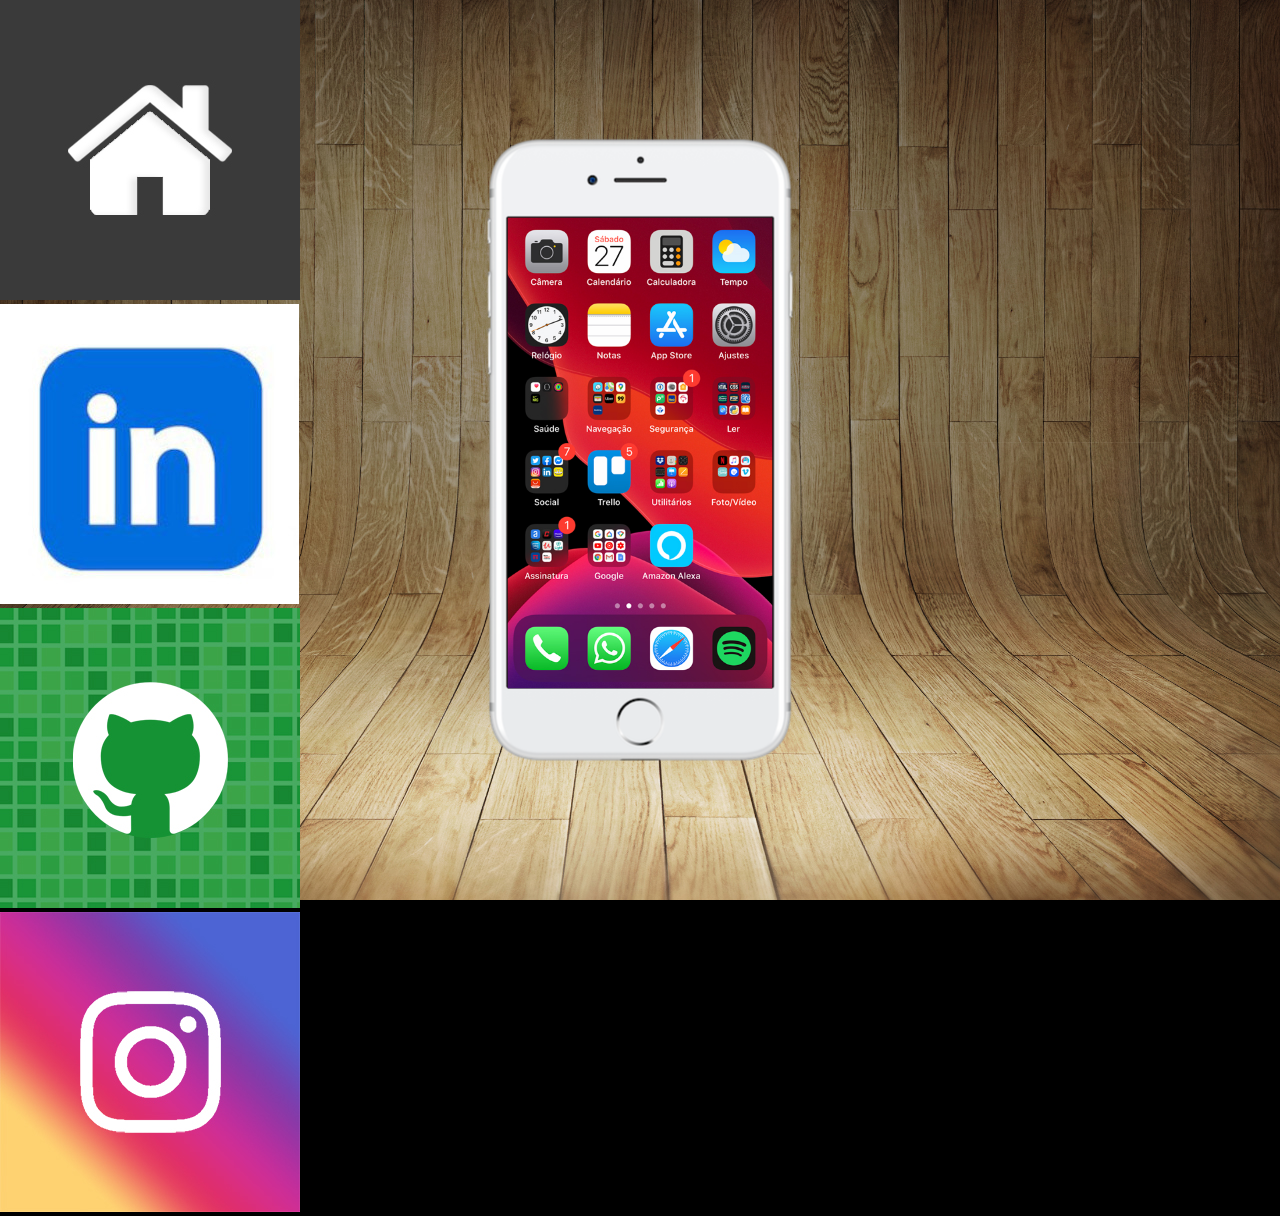
<file: index.html>
<!DOCTYPE html>
<html lang="pt-br">
<head>
    <meta charset="UTF-8">
    <meta name="viewport" content="width=device-width, initial-scale=1.0">
    <link rel="shortcut icon" href="icon-pc.ico" type="image/x-icon">
    <title>Projeto Redes Sociais</title>
    <link rel="stylesheet" href="estilos/style.css">
</head>
<body>
    <main>
        <section id="telefone">
            <iframe src="home.html" name="tela" id="tela" frameborder="0">
                Seu navegador não é compatível com isso.
            </iframe>
        </section>
        <section id="redes-sociais">
            <a href="home.html" target="tela"><img src="imagens/logo-home.jpg" alt="home"></a> <br>

            <a href="linkedin.html" target="tela"><img src="imagens/logo-linkedin.jpg" alt="linkedin"></a> <br>

            <a href="github.html" target="tela"><img src="imagens/logo-github.jpg" alt="github"></a> <br>

            <a href="instagram.html" target="tela"><img src="imagens/logo-instagram.jpg" alt="instagram"></a>
        </section>
    </main>
</body>
</html>
</file>
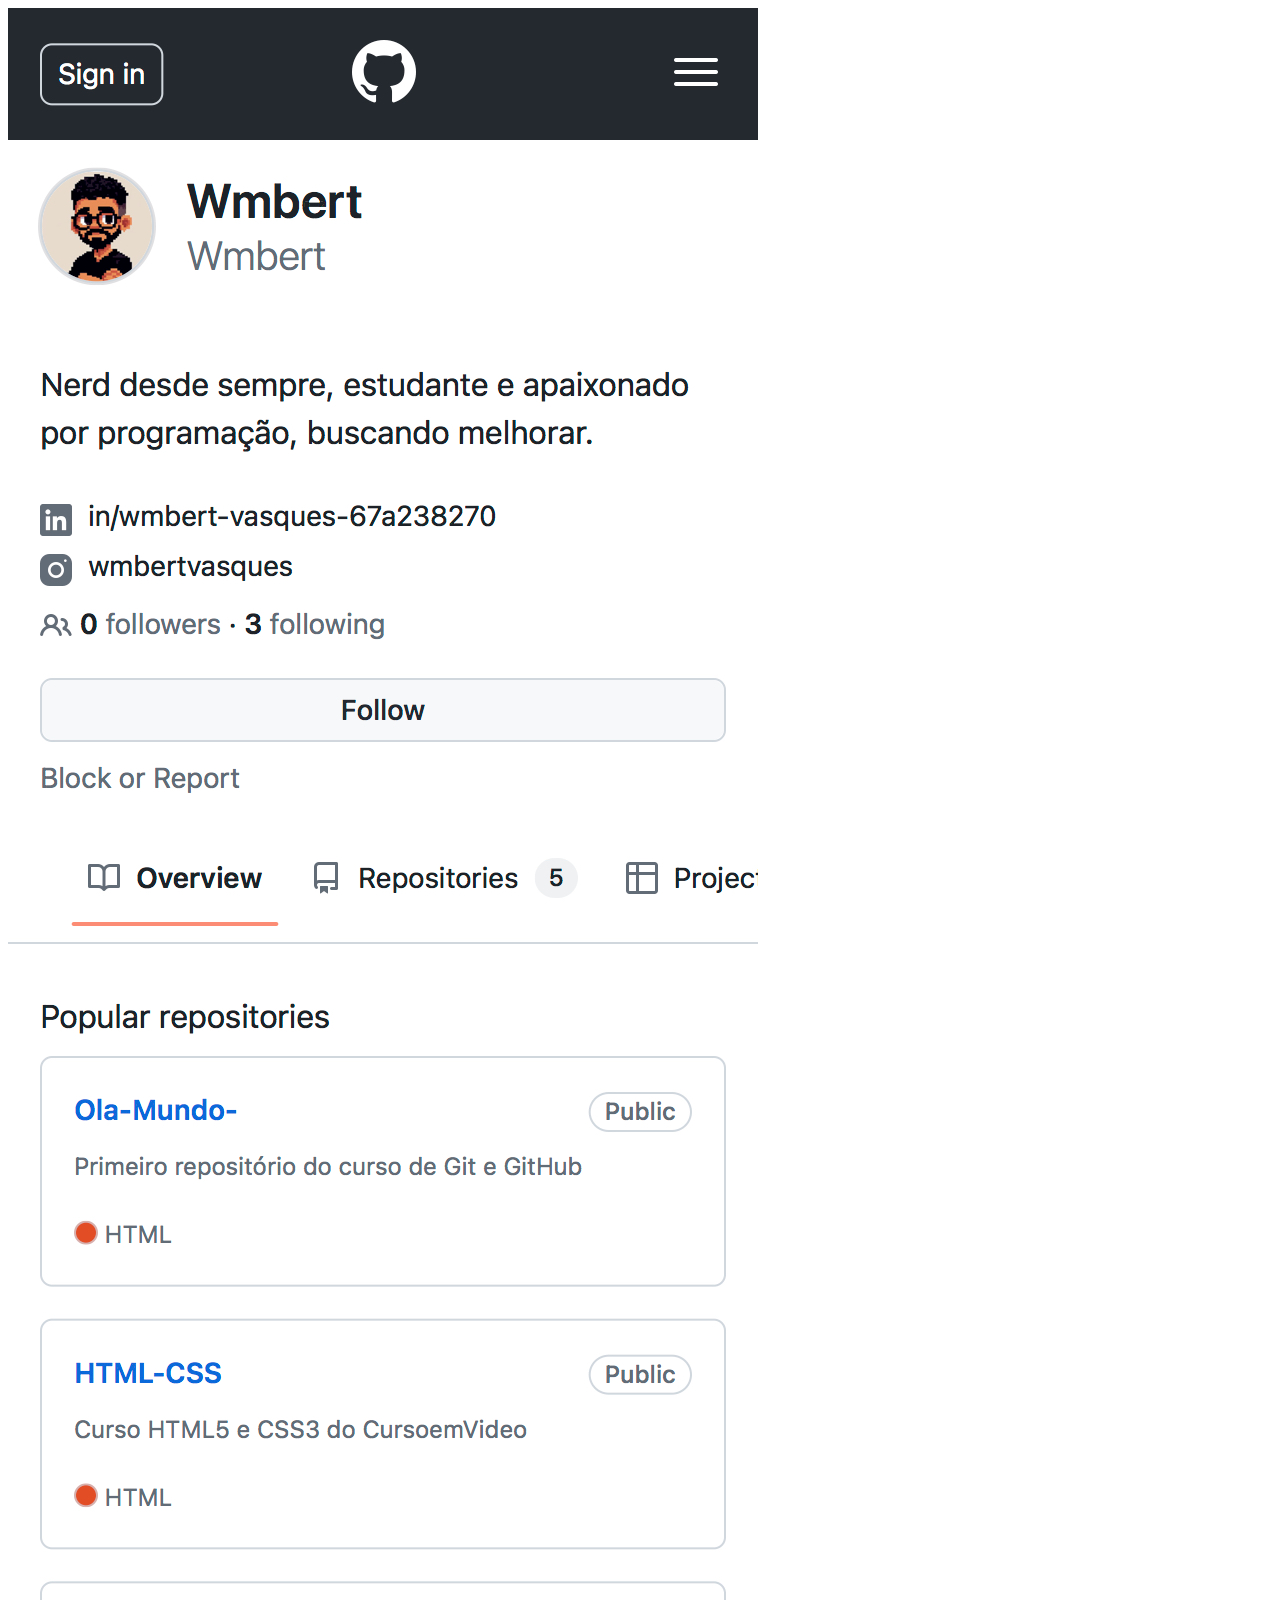
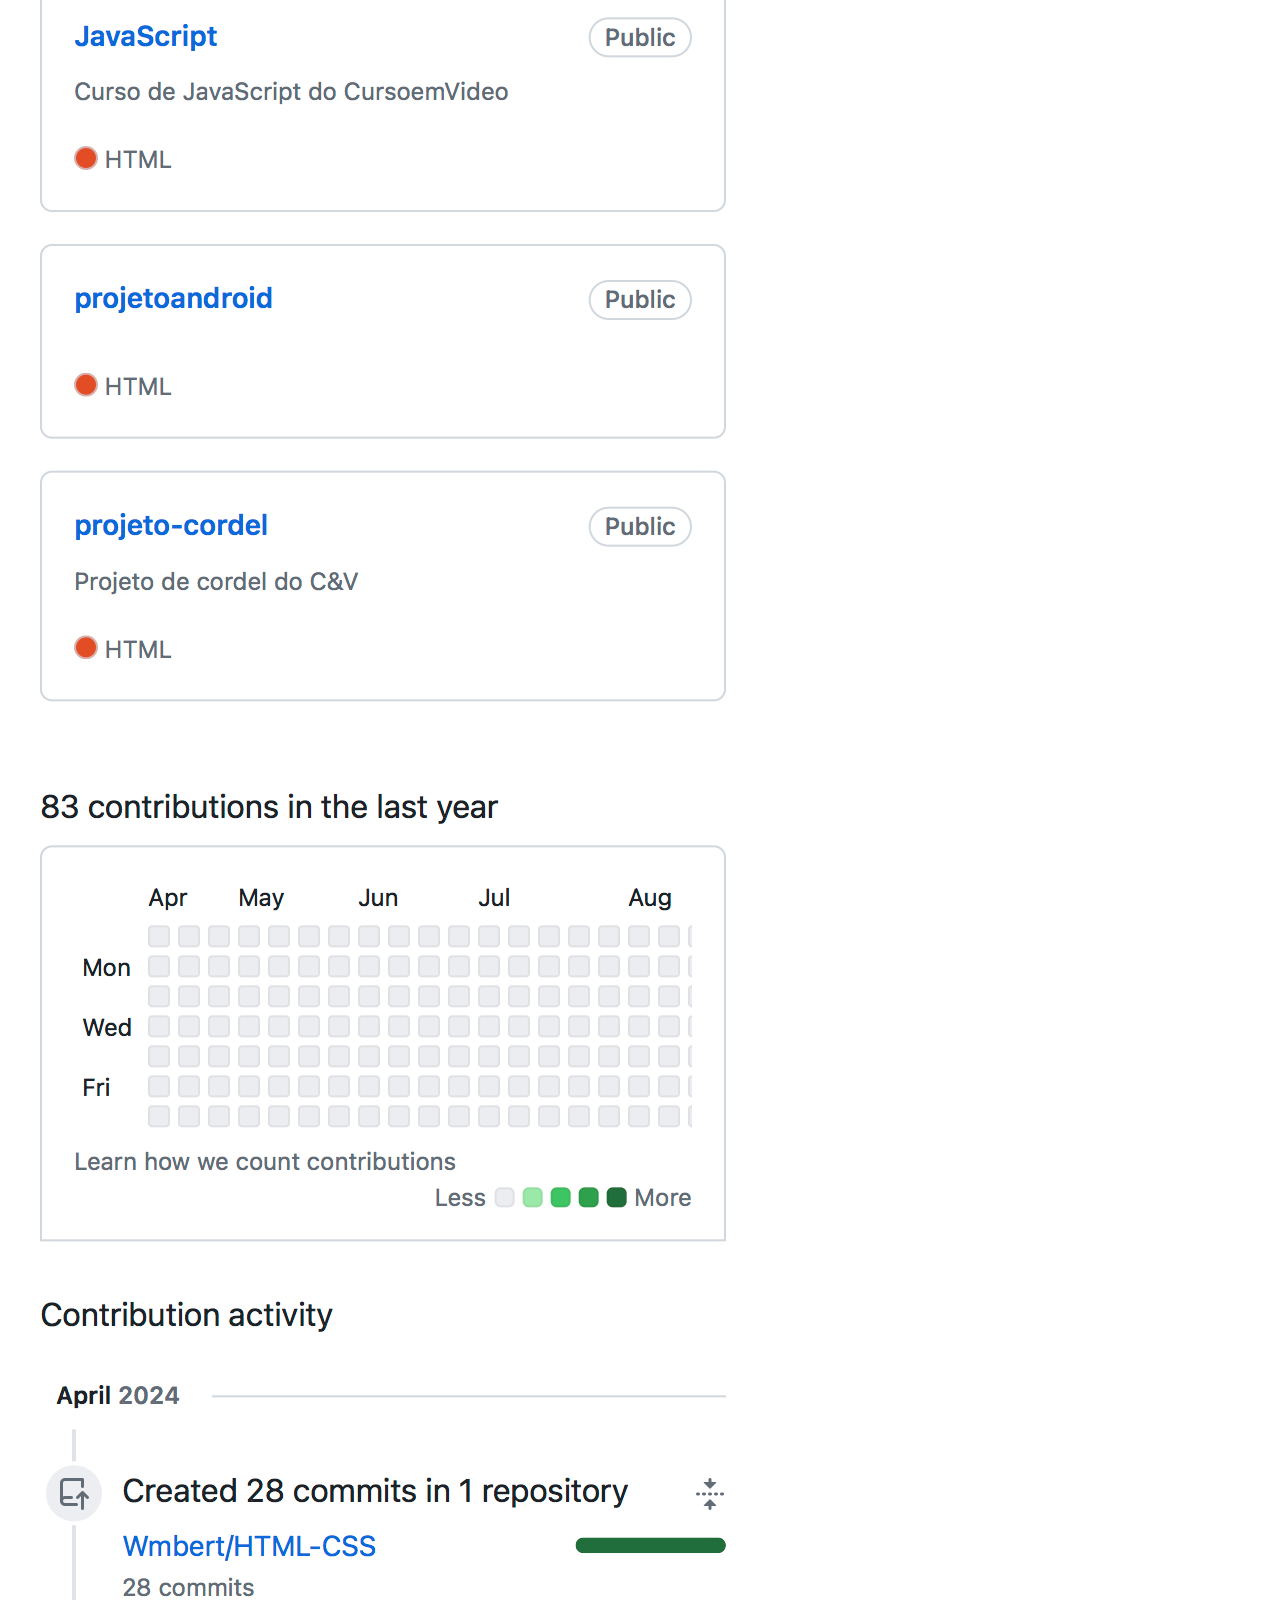
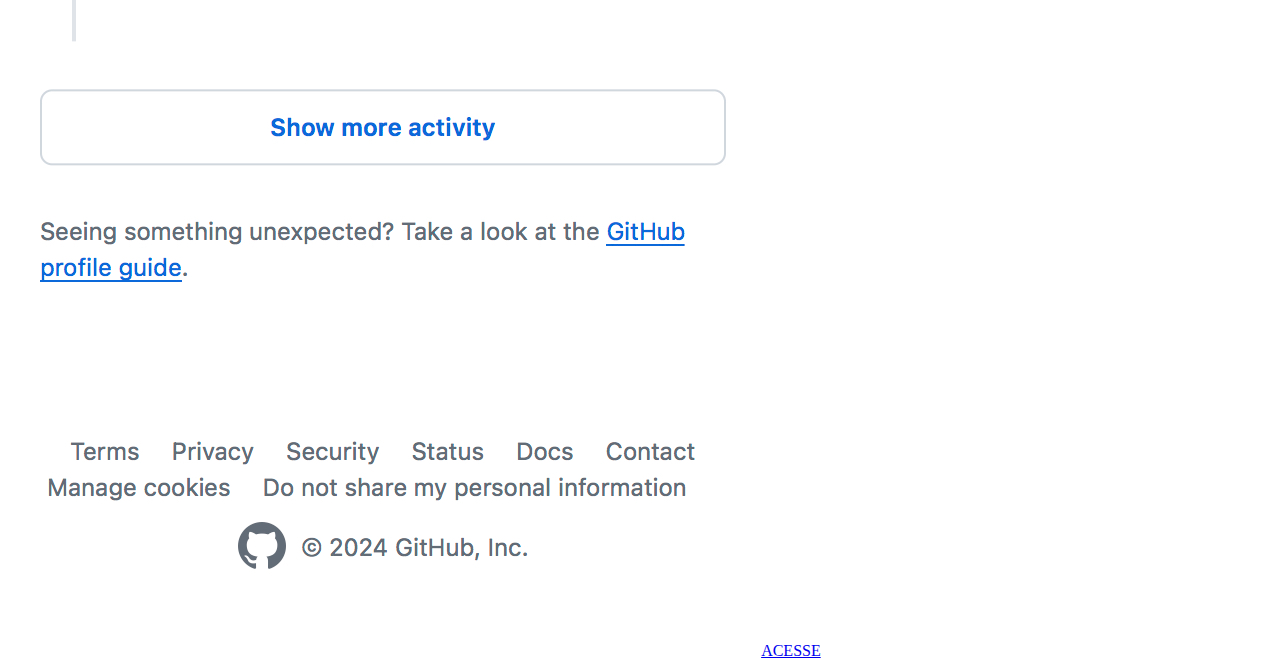
<file: github.html>
<!DOCTYPE html>
<html lang="pt-br">
<head>
    <meta charset="UTF-8">
    <meta name="viewport" content="width=device-width, initial-scale=1.0">
    <title>Document</title>
    <link rel="stylesheet" href="estilos/social.css">
</head>
<body>
    <img src="../imagens/tela-github.JPEG" alt="GitHub">
    <a href="#">ACESSE</a>
</body>
</html>
</file>
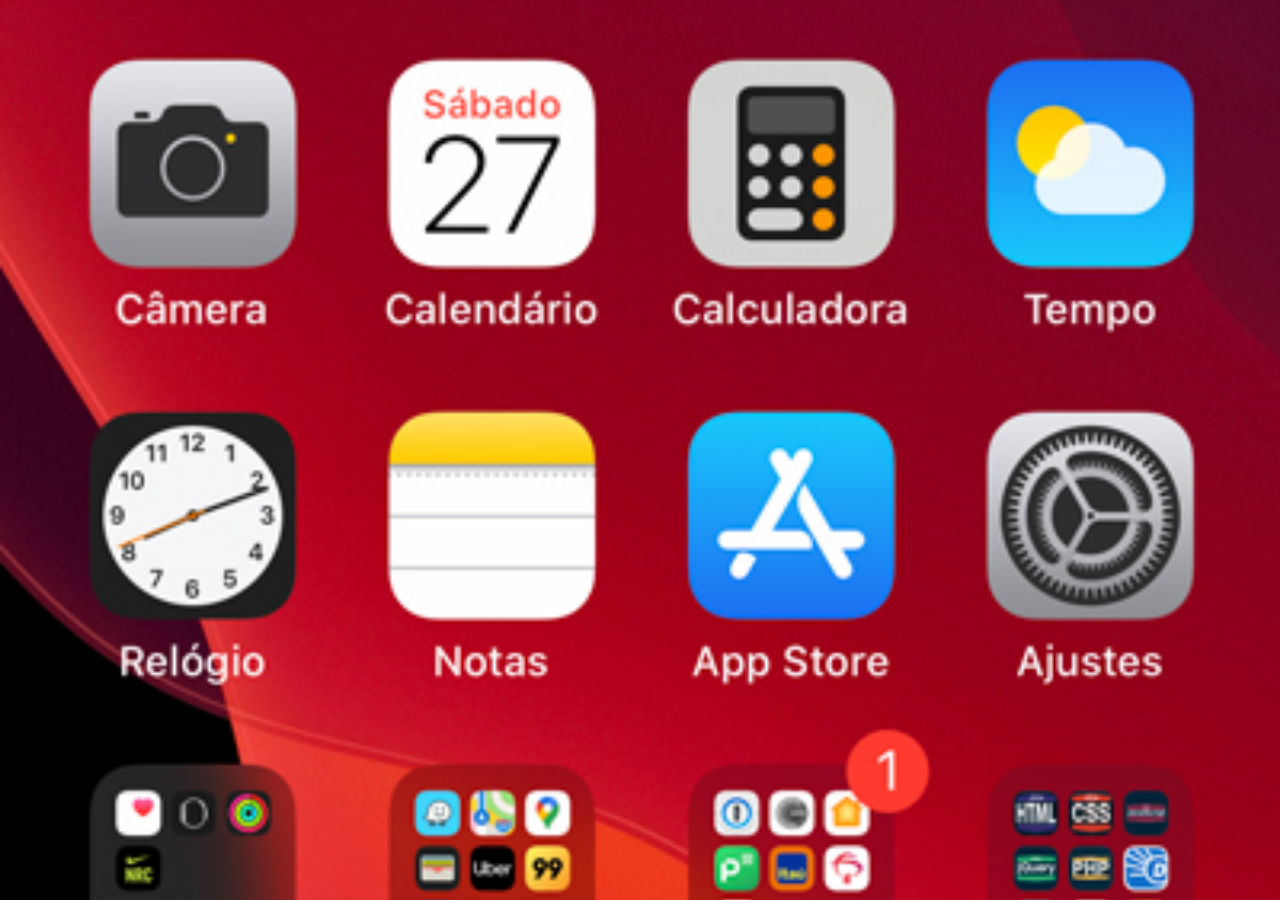
<file: home.html>
<!DOCTYPE html>
<html lang="pt-br">
<head>
    <meta charset="UTF-8">
    <meta name="viewport" content="width=device-width, initial-scale=1.0">
    <title>Document</title>
</head>
<style>
    * {
        margin: 0px;
        padding: 0px;
    }

    body {
        width: 100vw;
        height: 100vh;
        background: black url(../imagens/tela-home.jpg) no-repeat top center;
        background-size: cover;
    }
</style>
<body>
    
</body>
</html>
</file>
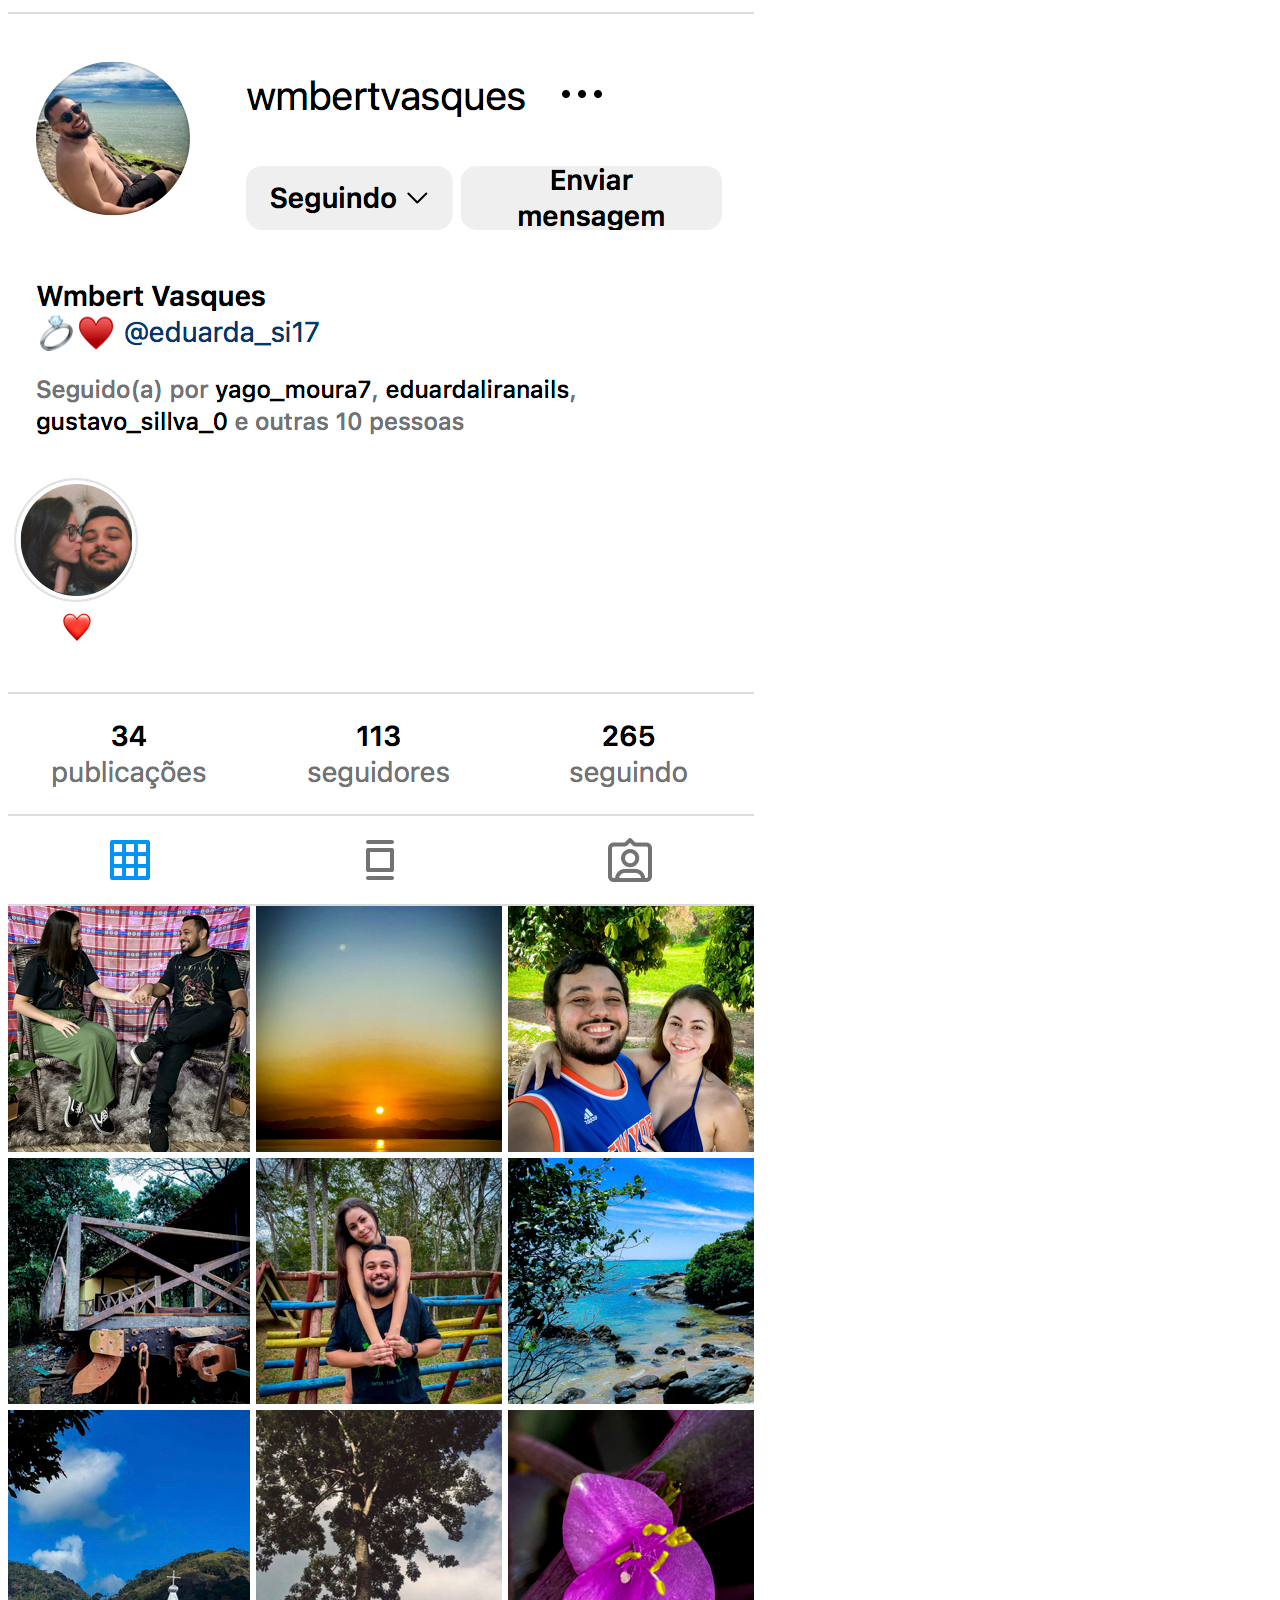
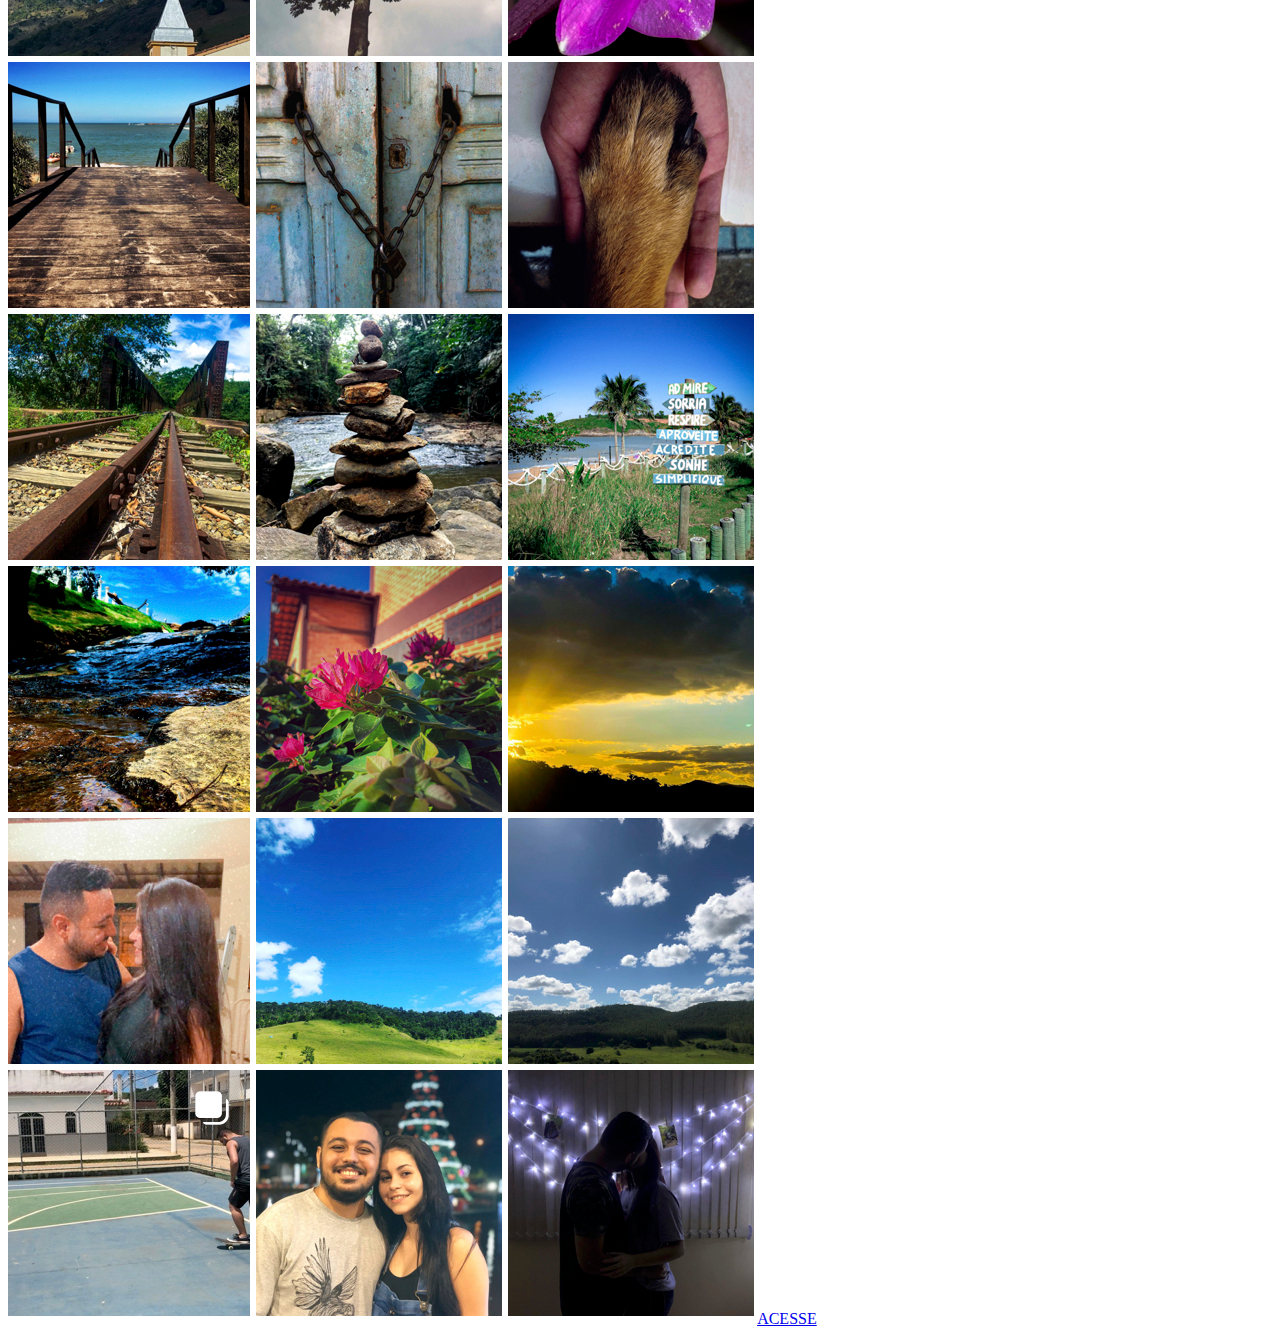
<file: instagram.html>
<!DOCTYPE html>
<html lang="pt-br">
<head>
    <meta charset="UTF-8">
    <meta name="viewport" content="width=device-width, initial-scale=1.0">
    <title>Document</title>
    <link rel="stylesheet" href="estilos/social.css">
</head>
<body>
    <img src="imagens/tela-instagram.JPEG" alt="Instagram">
    <a href="https://www.instagram.com/wmbertvasques/" target="_blank">ACESSE</a>
</body>
</html>
</file>
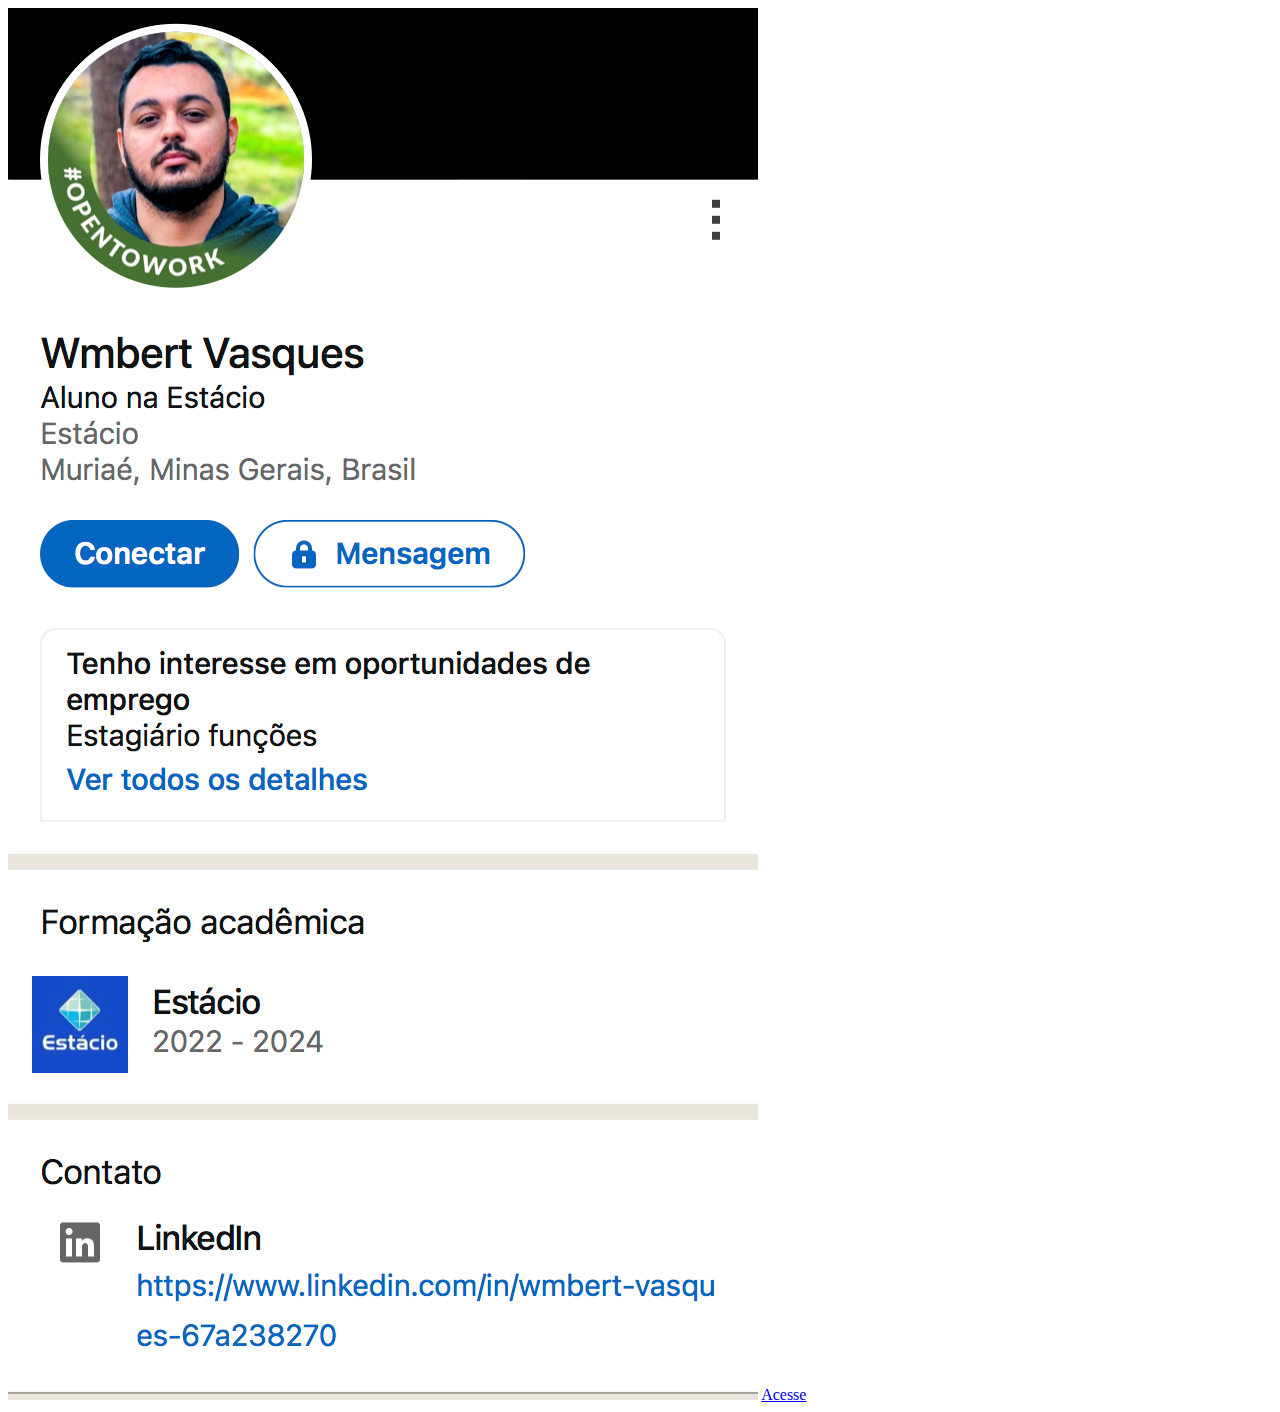
<file: linkedin.html>
<!DOCTYPE html>
<html lang="pt-br">
<head>
    <meta charset="UTF-8">
    <meta name="viewport" content="width=device-width, initial-scale=1.0">
    <title>Document</title>
    <link rel="stylesheet" href="../estilos/social.css">
</head>
<body>
    <img src="../imagens/tela-linkedin.JPEG" alt="">
    <a href="https://www.linkedin.com/in/wmbert-vasques-67a238270/" target="_blank">Acesse</a>
</body>
</html>
</file>
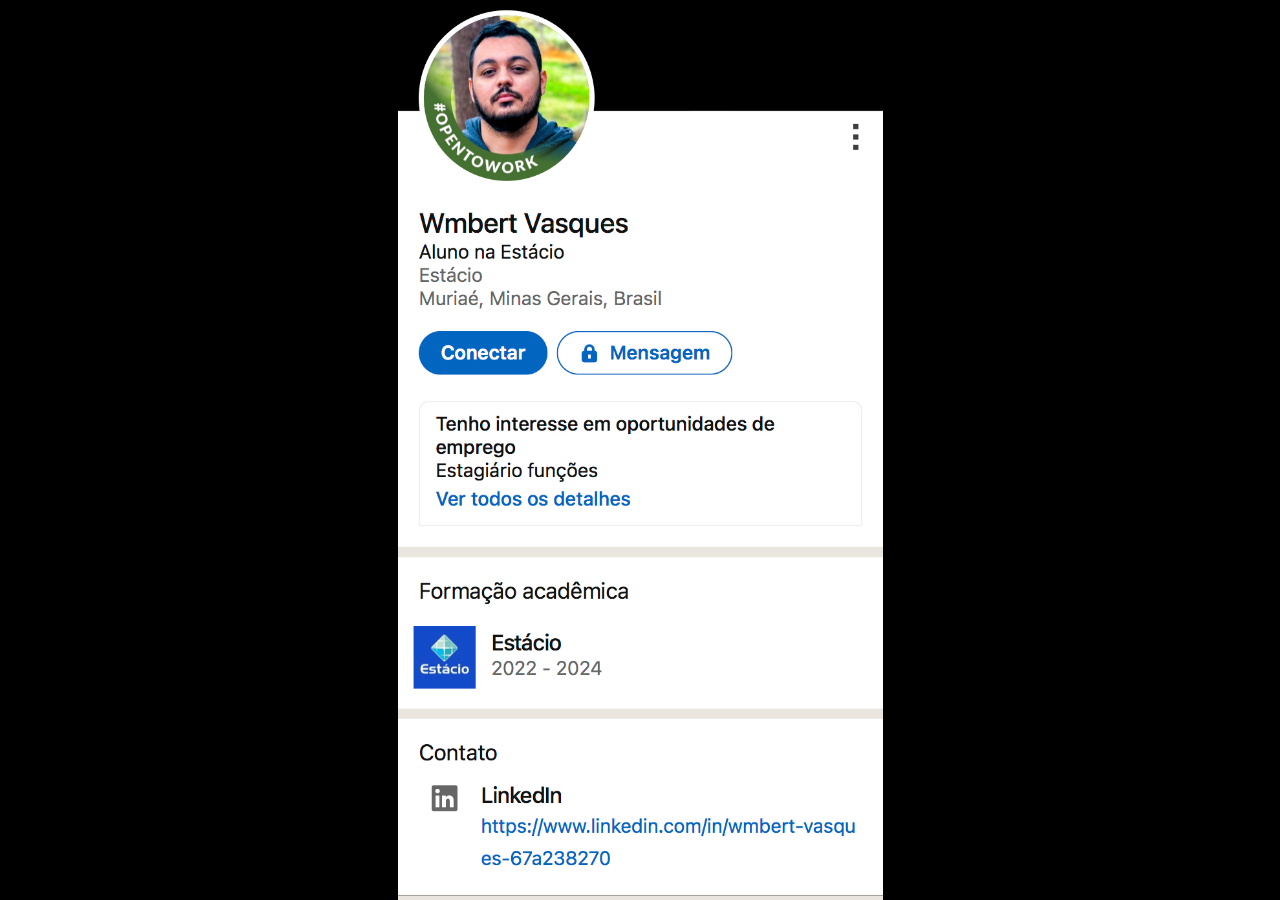
<file: telas/linkedin.html>
<!DOCTYPE html>
<html lang="pt-br">
<head>
    <meta charset="UTF-8">
    <meta name="viewport" content="width=device-width, initial-scale=1.0">
    <title>Document</title>
    <link rel="stylesheet" href="../estilos/social.css">
</head>
<style>
    *{
        margin: 0px;
        padding: 0px;
    }
    body{
        width: 100vw;
        height: 100vh;
        background: black url(../imagens/tela-linkedin.JPEG) no-repeat top center;
        background-size: contain;
    }
</style>
<body>
    <footer>ACESSE</footer>
</body>
</html>
</file>
<file: estilos/style.css>
@charset "UTF-8";

* {
    margin: 0px;
    padding: 0px;
}

html, body {
    height: 100vh;
    width: 100vw;
    background-color: black;
}

body {
    background: url(../imagens/fundo-madeira.jpg) no-repeat top center fixed;
    background-size: cover;
}

main {
    position: relative;
    height: 100vh;
}

section#telefone {
    position: absolute;
    top: 50%;
    left: 50%;
    transform: translate(-50%, -50%);
    height: 627px;
    width: 311px;
    background: url(../imagens/frame-iphone.png) no-repeat;
}

iframe#tela {
    position: relative;
    top: 81px;
    left: 23px;
    width: 265px;
    height: 471px;
}
</file>
<file: estilos/social.css>
@charset "UTF-8";
</file>
